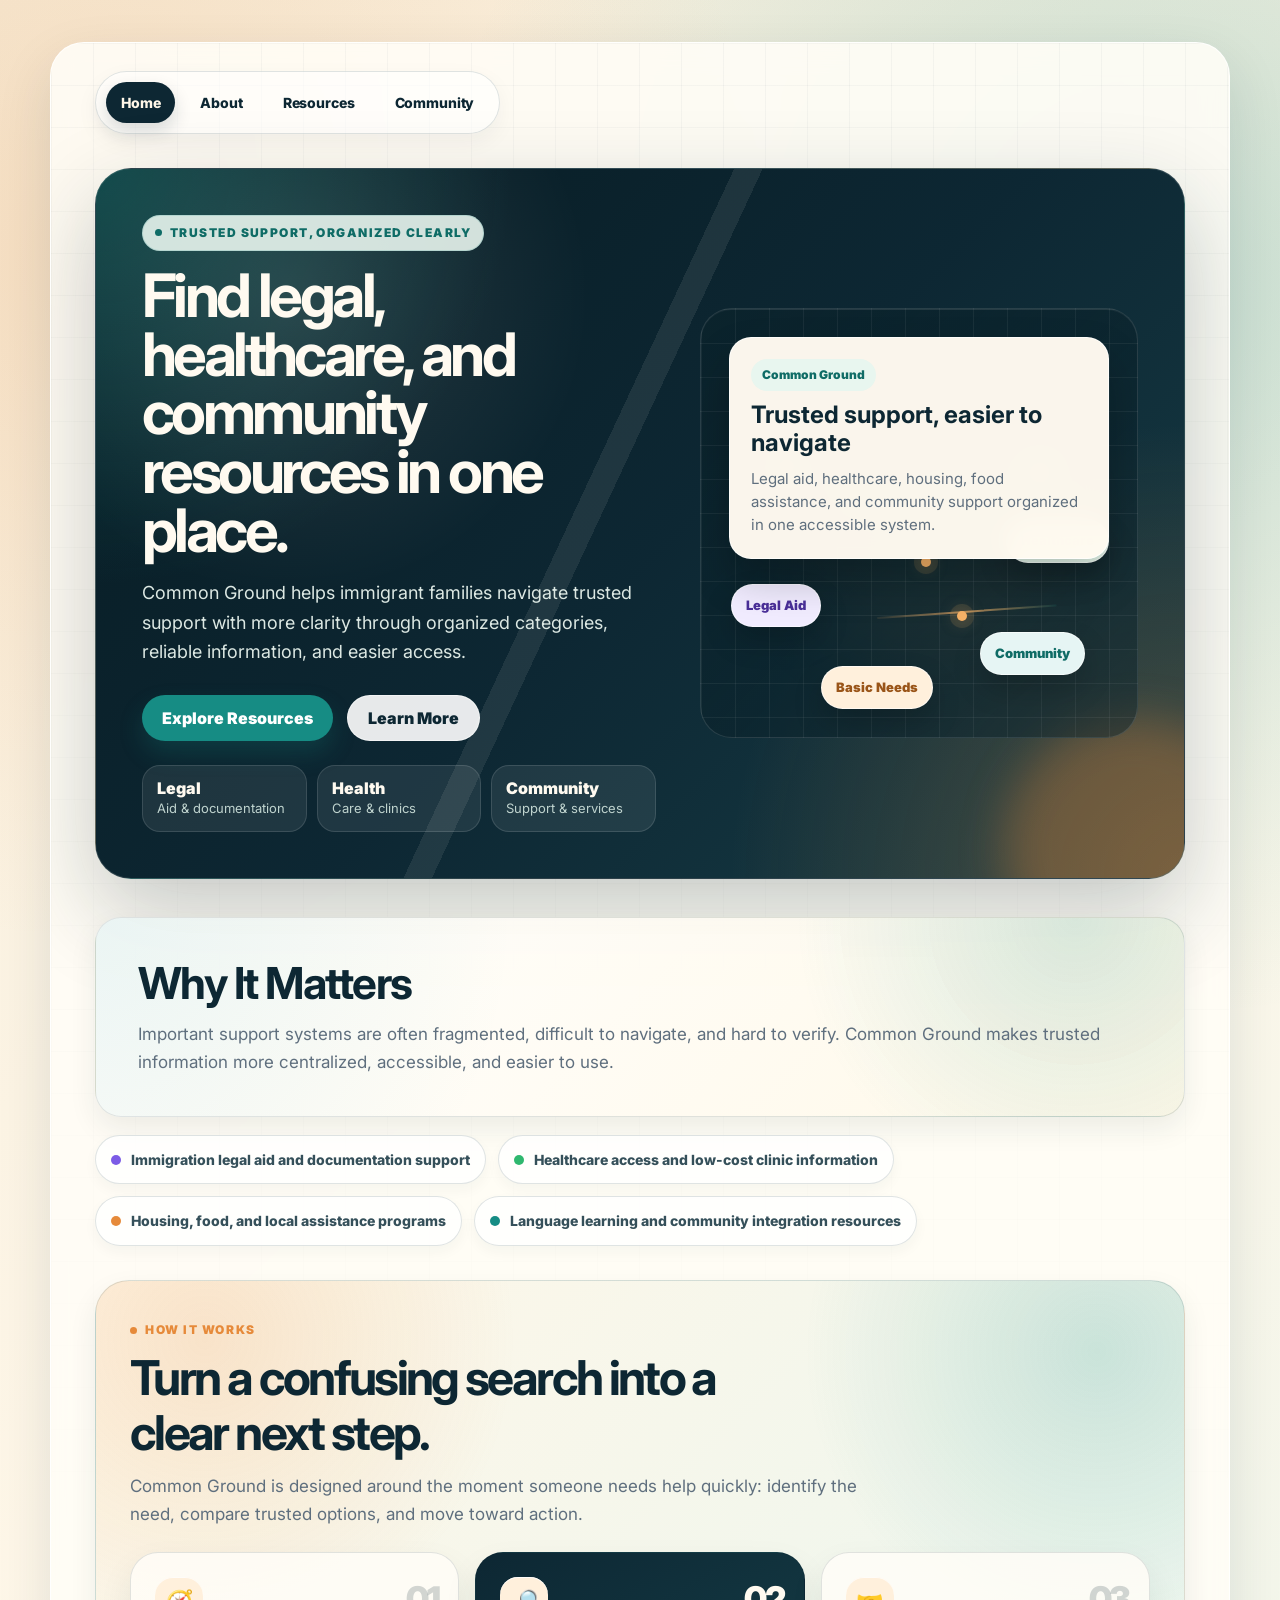
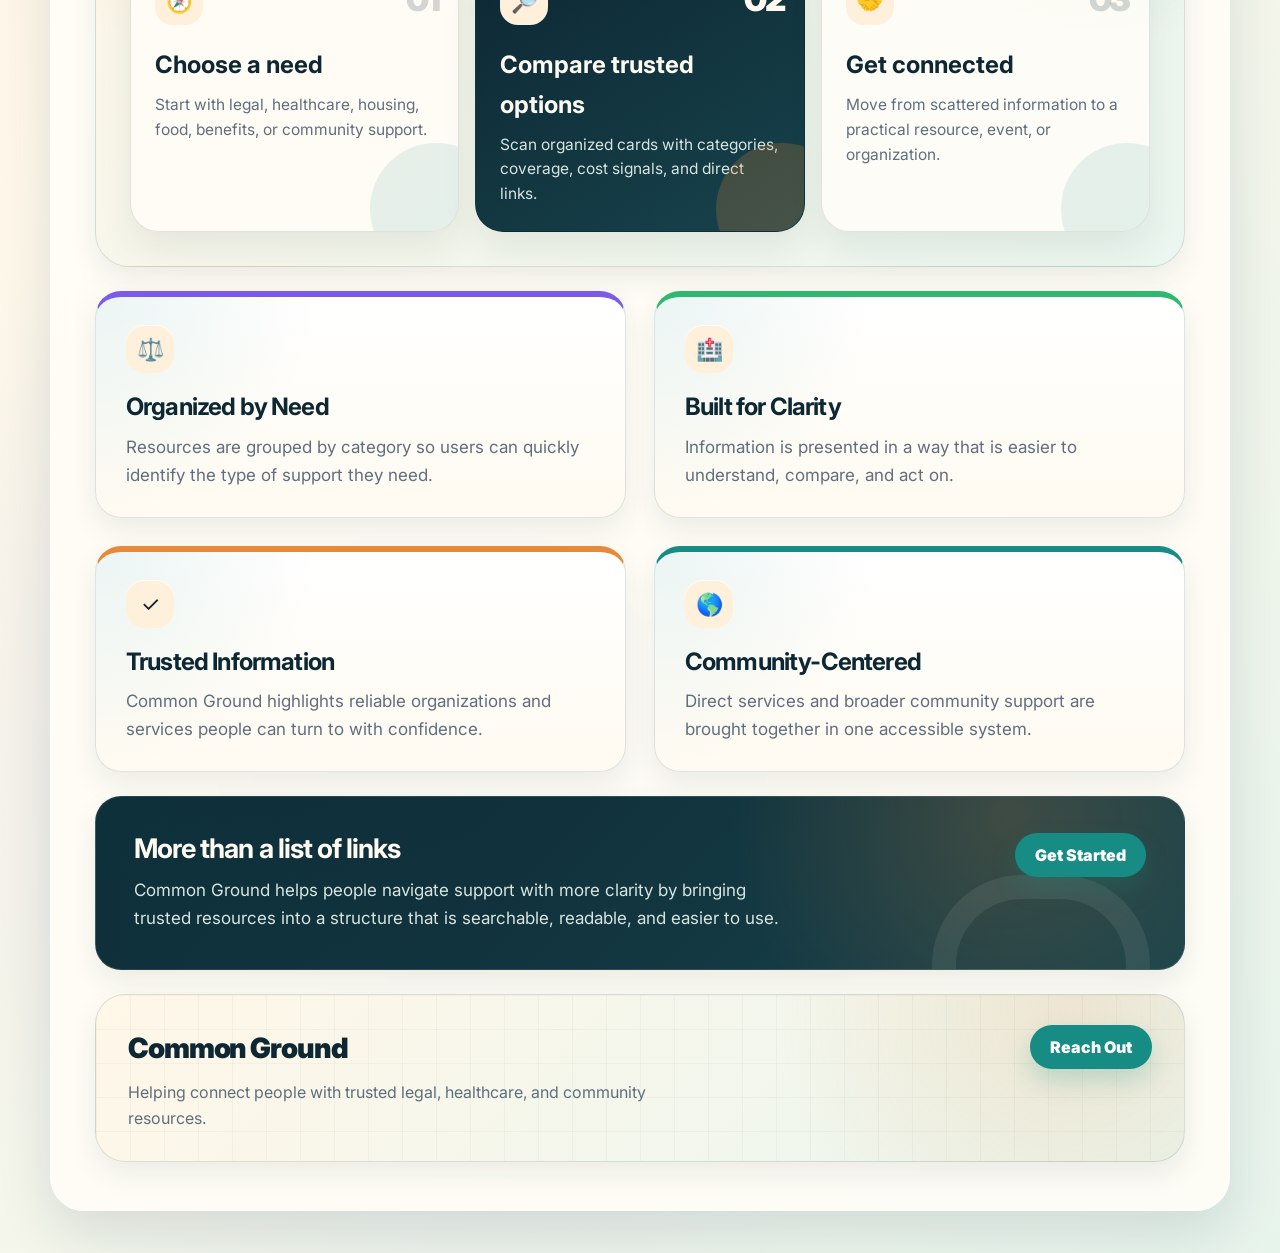
<file: index.html>
<!DOCTYPE html>
<html lang="en">
<head>
  <meta charset="UTF-8">
  <meta name="viewport" content="width=device-width, initial-scale=1.0">
  <title>Common Ground</title>
  <link rel="preconnect" href="https://fonts.googleapis.com">
  <link rel="preconnect" href="https://fonts.gstatic.com" crossorigin>
  <link href="https://fonts.googleapis.com/css2?family=Inter:wght@400;500;600;700;800;900&display=swap" rel="stylesheet">
  <link rel="stylesheet" href="style.css?v=9">
</head>
<body>
  <div class="container">

    <nav>
      <a href="index.html" class="active">Home</a>
      <a href="about.html">About</a>
      <a href="resources.html">Resources</a>
      <a href="community.html">Community</a>
    </nav>

    <section class="hero dark-hero">
      <div class="hero-copy">
        <p class="hero-kicker">Trusted support, organized clearly</p>

        <h1>Find legal, healthcare, and community resources in one place.</h1>

        <p class="subtitle">
          Common Ground helps immigrant families navigate trusted support with
          more clarity through organized categories, reliable information, and
          easier access.
        </p>

        <div class="hero-actions">
          <a href="resources.html" class="primary-btn">Explore Resources</a>
          <a href="about.html" class="secondary-btn secondary-btn-dark">Learn More</a>
        </div>

        <div class="hero-stats">
          <div class="hero-stat">
            <span class="stat-number">Legal</span>
            <span class="stat-label">Aid & documentation</span>
          </div>
          <div class="hero-stat">
            <span class="stat-number">Health</span>
            <span class="stat-label">Care & clinics</span>
          </div>
          <div class="hero-stat">
            <span class="stat-number">Community</span>
            <span class="stat-label">Support & services</span>
          </div>
        </div>
      </div>

      <div class="hero-graphic">
        <div class="graphic-glow"></div>

        <div class="graphic-panel">
          <div class="floating-card card-main">
            <span class="card-badge">Common Ground</span>
            <h3>Trusted support, easier to navigate</h3>
            <p>
              Legal aid, healthcare, housing, food assistance, and community
              support organized in one accessible system.
            </p>
          </div>

          <div class="floating-card card-small card-legal">Legal Aid</div>
          <div class="floating-card card-small card-health">Healthcare</div>
          <div class="floating-card card-small card-basic">Basic Needs</div>
          <div class="floating-card card-small card-community">Community</div>

          <div class="node node-1"></div>
          <div class="node node-2"></div>
          <div class="node node-3"></div>
          <div class="node node-4"></div>

          <div class="line line-1"></div>
          <div class="line line-2"></div>
          <div class="line line-3"></div>
        </div>
      </div>
    </section>

    <section class="section intro-section">
      <h2>Why It Matters</h2>
      <p>
        Important support systems are often fragmented, difficult to navigate,
        and hard to verify. Common Ground makes trusted information more
        centralized, accessible, and easier to use.
      </p>
    </section>

    <section class="focus-strip">
      <div class="focus-item">
        <span class="focus-dot legal-dot"></span>
        <span>Immigration legal aid and documentation support</span>
      </div>
      <div class="focus-item">
        <span class="focus-dot health-dot"></span>
        <span>Healthcare access and low-cost clinic information</span>
      </div>
      <div class="focus-item">
        <span class="focus-dot basic-dot"></span>
        <span>Housing, food, and local assistance programs</span>
      </div>
      <div class="focus-item">
        <span class="focus-dot community-dot"></span>
        <span>Language learning and community integration resources</span>
      </div>
    </section>

    <section class="process-band" aria-label="How Common Ground works">
      <div class="process-header">
        <p class="section-eyebrow">How it works</p>
        <h2>Turn a confusing search into a clear next step.</h2>
        <p>
          Common Ground is designed around the moment someone needs help quickly:
          identify the need, compare trusted options, and move toward action.
        </p>
      </div>

      <div class="process-grid">
        <div class="process-card">
          <span class="process-number">01</span>
          <span class="process-icon">🧭</span>
          <h3>Choose a need</h3>
          <p>Start with legal, healthcare, housing, food, benefits, or community support.</p>
        </div>

        <div class="process-card featured-process">
          <span class="process-number">02</span>
          <span class="process-icon">🔎</span>
          <h3>Compare trusted options</h3>
          <p>Scan organized cards with categories, coverage, cost signals, and direct links.</p>
        </div>

        <div class="process-card">
          <span class="process-number">03</span>
          <span class="process-icon">🤝</span>
          <h3>Get connected</h3>
          <p>Move from scattered information to a practical resource, event, or organization.</p>
        </div>
      </div>
    </section>

    <section class="grid feature-grid upgraded-feature-grid">
      <div class="section mini-feature legal-accent">
        <span class="mini-feature-icon">⚖️</span>
        <h2>Organized by Need</h2>
        <p>
          Resources are grouped by category so users can quickly identify the
          type of support they need.
        </p>
      </div>

      <div class="section mini-feature health-accent">
        <span class="mini-feature-icon">🏥</span>
        <h2>Built for Clarity</h2>
        <p>
          Information is presented in a way that is easier to understand,
          compare, and act on.
        </p>
      </div>

      <div class="section mini-feature trust-accent">
        <span class="mini-feature-icon">✓</span>
        <h2>Trusted Information</h2>
        <p>
          Common Ground highlights reliable organizations and services people
          can turn to with confidence.
        </p>
      </div>

      <div class="section mini-feature community-accent">
        <span class="mini-feature-icon">🌎</span>
        <h2>Community-Centered</h2>
        <p>
          Direct services and broader community support are brought together in
          one accessible system.
        </p>
      </div>
    </section>

    <section class="section highlight-section">
      <div class="highlight-copy">
        <h2>More than a list of links</h2>
        <p>
          Common Ground helps people navigate support with more clarity by
          bringing trusted resources into a structure that is searchable,
          readable, and easier to use.
        </p>
      </div>

      <div class="highlight-actions">
        <a href="resources.html" class="primary-btn">Get Started</a>
      </div>
    </section>

    <footer class="footer">
      <div class="footer-top">
        <div>
          <p class="footer-title">Common Ground</p>
          <p class="footer-subtitle">
            Helping connect people with trusted legal, healthcare, and community resources.
          </p>
        </div>

        <a class="footer-button" href="mailto:cgplatform.contact@gmail.com">
          Reach Out
        </a>
      </div>
    </footer>

  </div>
</body>
</html>
</file>
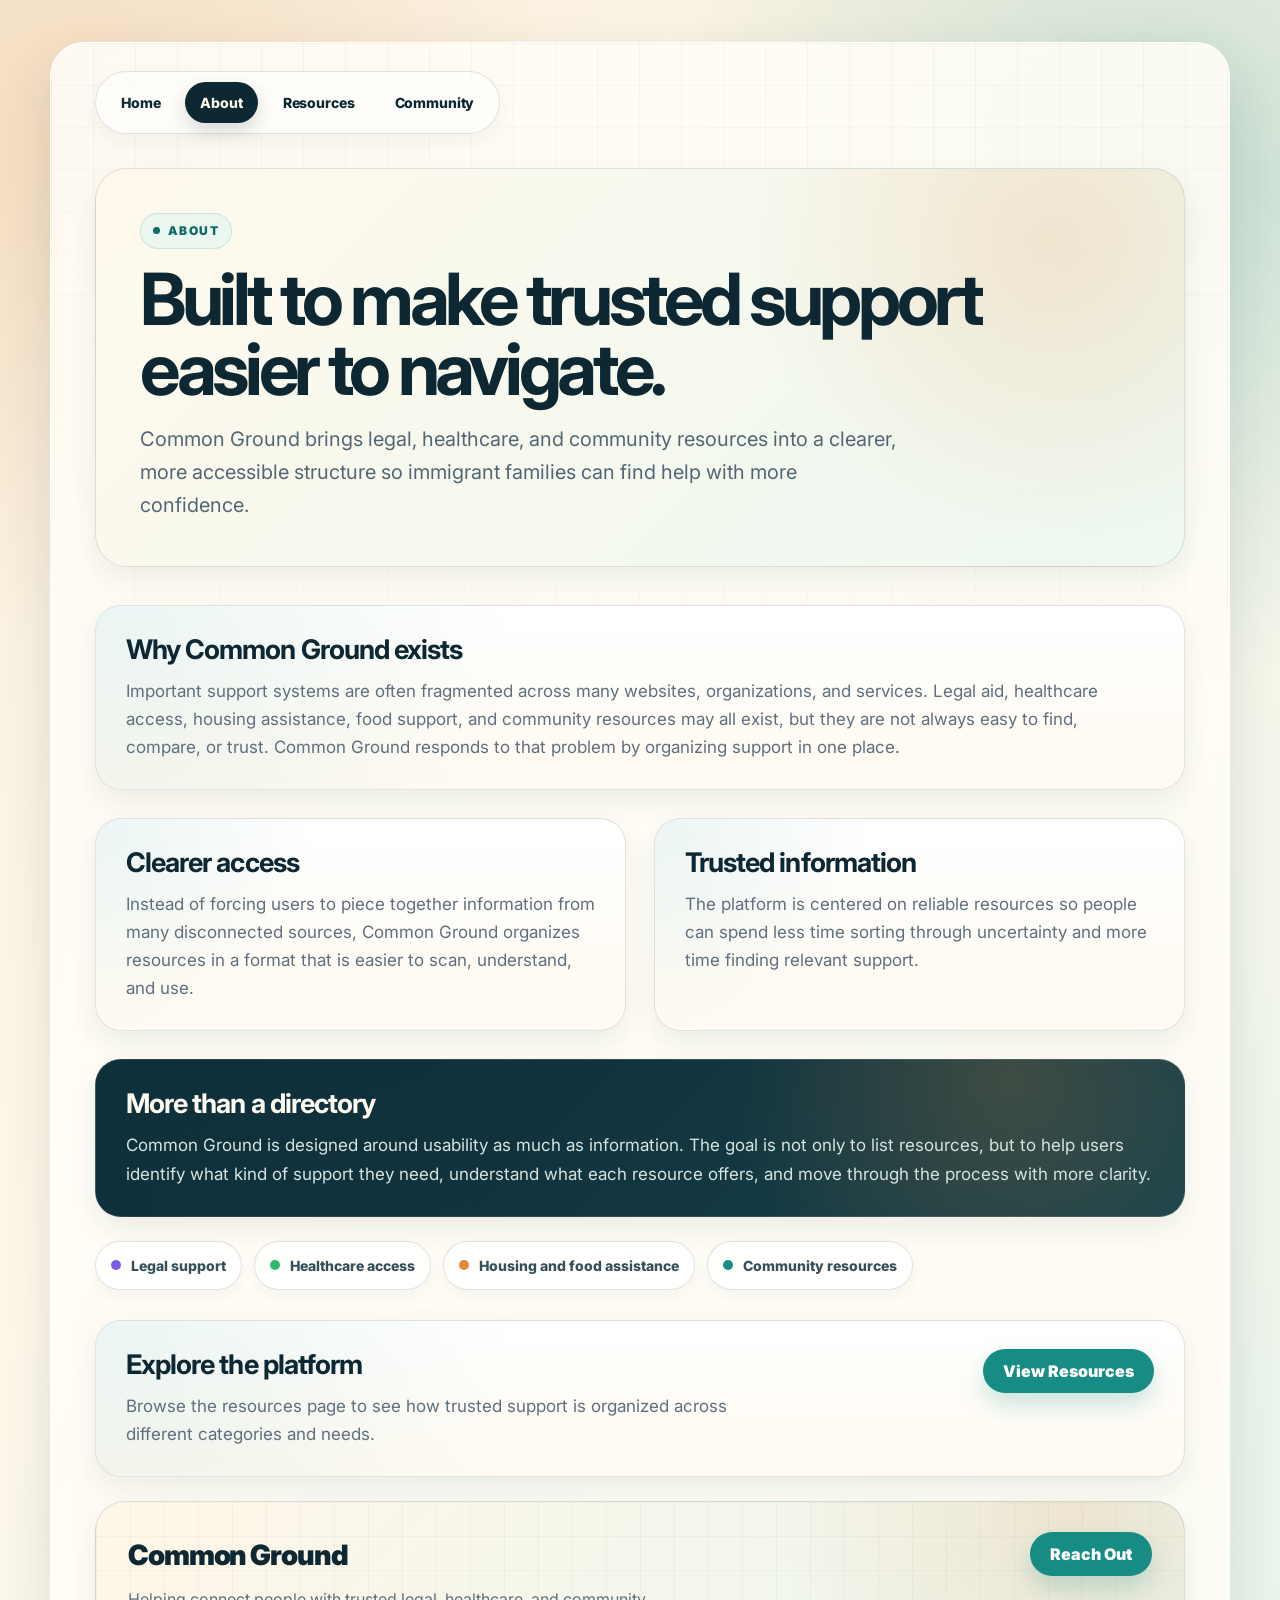
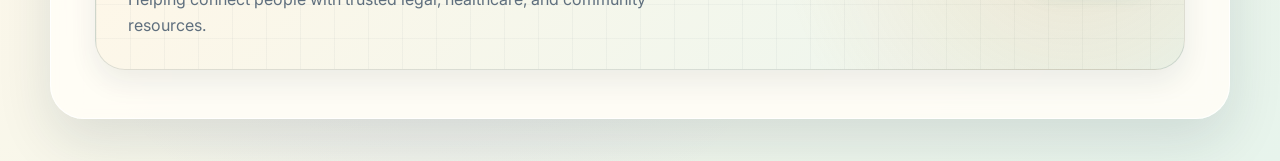
<file: about.html>
<!DOCTYPE html>
<html lang="en">
<head>
  <meta charset="UTF-8">
  <meta name="viewport" content="width=device-width, initial-scale=1.0">
  <title>About - Common Ground</title>
  <link rel="preconnect" href="https://fonts.googleapis.com">
  <link rel="preconnect" href="https://fonts.gstatic.com" crossorigin>
  <link href="https://fonts.googleapis.com/css2?family=Inter:wght@400;500;600;700;800;900&display=swap" rel="stylesheet">
  <link rel="stylesheet" href="style.css?v=9">
</head>
<body>
  <div class="container">

    <nav>
      <a href="index.html">Home</a>
      <a href="about.html" class="active">About</a>
      <a href="resources.html">Resources</a>
      <a href="community.html">Community</a>
    </nav>

    <section class="hero about-hero">
      <p class="page-kicker">About</p>

      <h1>Built to make trusted support easier to navigate.</h1>

      <p class="subtitle">
        Common Ground brings legal, healthcare, and community resources into a
        clearer, more accessible structure so immigrant families can find help
        with more confidence.
      </p>
    </section>

    <section class="section about-intro">
      <h2>Why Common Ground exists</h2>
      <p>
        Important support systems are often fragmented across many websites,
        organizations, and services. Legal aid, healthcare access, housing
        assistance, food support, and community resources may all exist, but
        they are not always easy to find, compare, or trust. Common Ground
        responds to that problem by organizing support in one place.
      </p>
    </section>

    <section class="grid about-grid">
      <div class="section">
        <h2>Clearer access</h2>
        <p>
          Instead of forcing users to piece together information from many
          disconnected sources, Common Ground organizes resources in a format
          that is easier to scan, understand, and use.
        </p>
      </div>

      <div class="section">
        <h2>Trusted information</h2>
        <p>
          The platform is centered on reliable resources so people can spend
          less time sorting through uncertainty and more time finding relevant
          support.
        </p>
      </div>
    </section>

    <section class="section about-highlight">
      <div class="about-highlight-copy">
        <h2>More than a directory</h2>
        <p>
          Common Ground is designed around usability as much as information.
          The goal is not only to list resources, but to help users identify
          what kind of support they need, understand what each resource offers,
          and move through the process with more clarity.
        </p>
      </div>
    </section>

    <section class="focus-strip about-focus">
      <div class="focus-item">
        <span class="focus-dot legal-dot"></span>
        <span>Legal support</span>
      </div>
      <div class="focus-item">
        <span class="focus-dot health-dot"></span>
        <span>Healthcare access</span>
      </div>
      <div class="focus-item">
        <span class="focus-dot basic-dot"></span>
        <span>Housing and food assistance</span>
      </div>
      <div class="focus-item">
        <span class="focus-dot community-dot"></span>
        <span>Community resources</span>
      </div>
    </section>

    <section class="section about-cta">
      <div class="about-cta-copy">
        <h2>Explore the platform</h2>
        <p>
          Browse the resources page to see how trusted support is organized
          across different categories and needs.
        </p>
      </div>

      <div class="about-cta-actions">
        <a href="resources.html" class="primary-btn">View Resources</a>
      </div>
    </section>

    <footer class="footer">
      <div class="footer-top">
        <div>
          <p class="footer-title">Common Ground</p>
          <p class="footer-subtitle">
            Helping connect people with trusted legal, healthcare, and community resources.
          </p>
        </div>

        <a class="footer-button" href="mailto:cgplatform.contact@gmail.com">
          Reach Out
        </a>
      </div>
    </footer>

  </div>
</body>
</html>
</file>
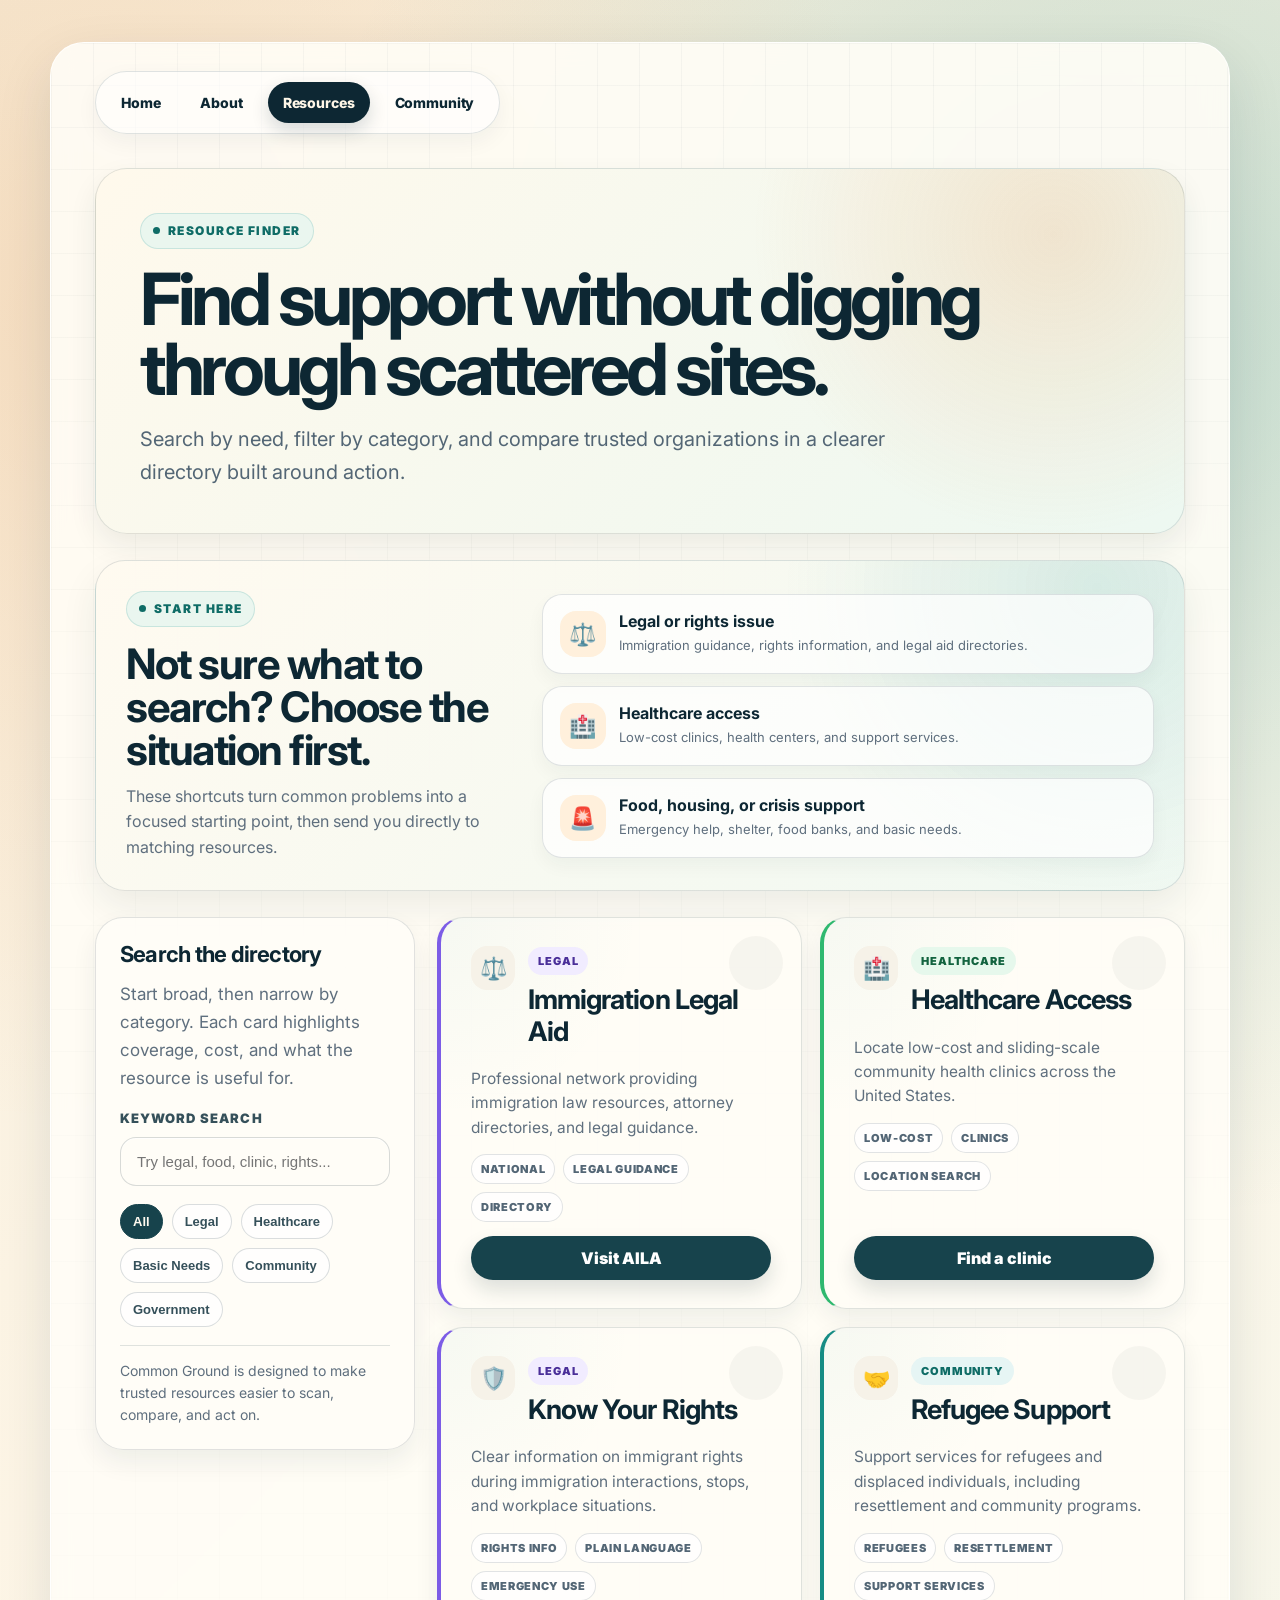
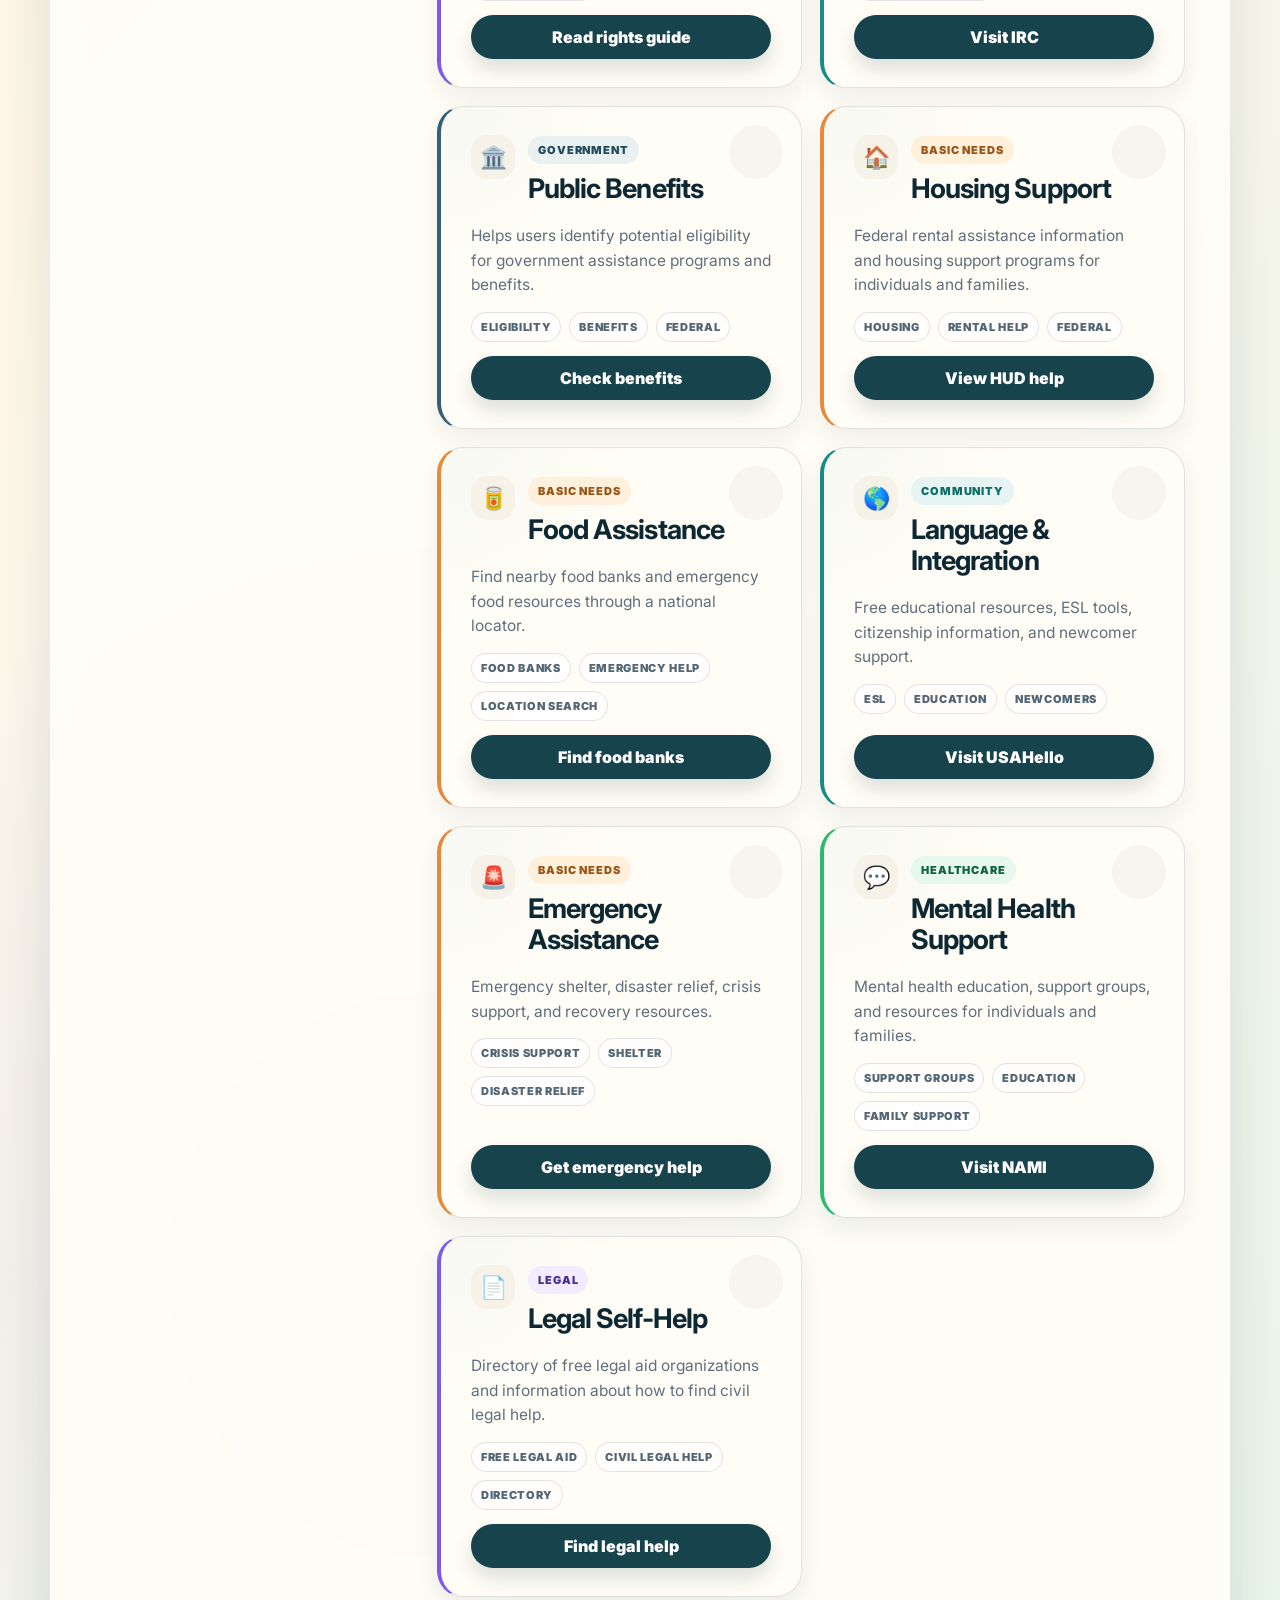
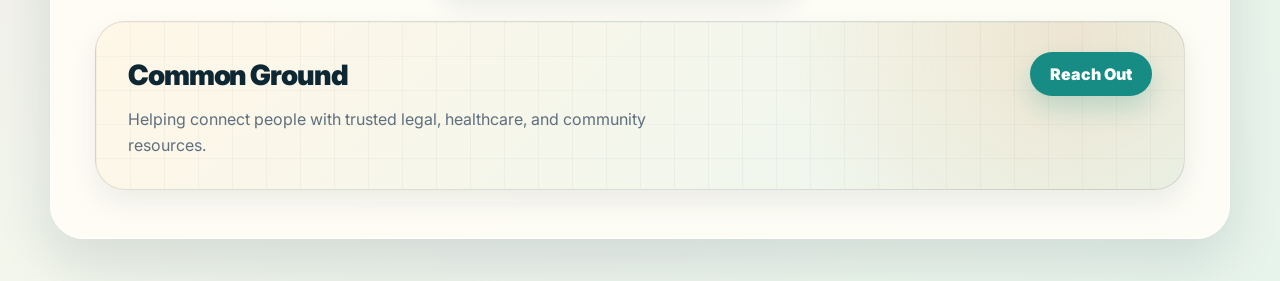
<file: resources.html>
<!DOCTYPE html>
<html lang="en">
<head>
  <meta charset="UTF-8">
  <meta name="viewport" content="width=device-width, initial-scale=1.0">
  <title>Resources - Common Ground</title>
  <link rel="preconnect" href="https://fonts.googleapis.com">
  <link rel="preconnect" href="https://fonts.gstatic.com" crossorigin>
  <link href="https://fonts.googleapis.com/css2?family=Inter:wght@400;500;600;700;800;900&display=swap" rel="stylesheet">
  <link rel="stylesheet" href="style.css?v=9">
</head>

<body>
  <div class="container">

    <nav>
      <a href="index.html">Home</a>
      <a href="about.html">About</a>
      <a href="resources.html" class="active">Resources</a>
      <a href="community.html">Community</a>
    </nav>

    <section class="hero">
      <p class="page-kicker">Resource Finder</p>
      <h1>Find support without digging through scattered sites.</h1>

      <p class="subtitle">
        Search by need, filter by category, and compare trusted organizations in a clearer directory built around action.
      </p>
    </section>

    <section class="start-here-feature" aria-label="Guided starting points">
      <div class="start-here-copy">
        <p class="page-kicker">Start here</p>
        <h2>Not sure what to search? Choose the situation first.</h2>
        <p>
          These shortcuts turn common problems into a focused starting point, then send you directly to matching resources.
        </p>
      </div>

      <div class="start-here-cards">
        <button type="button" class="guide-card" onclick="guideSearch('legal', 'rights')">
          <span class="guide-icon">⚖️</span>
          <strong>Legal or rights issue</strong>
          <small>Immigration guidance, rights information, and legal aid directories.</small>
        </button>
        <button type="button" class="guide-card" onclick="guideSearch('healthcare', 'clinic')">
          <span class="guide-icon">🏥</span>
          <strong>Healthcare access</strong>
          <small>Low-cost clinics, health centers, and support services.</small>
        </button>
        <button type="button" class="guide-card" onclick="guideSearch('basic', 'emergency')">
          <span class="guide-icon">🚨</span>
          <strong>Food, housing, or crisis support</strong>
          <small>Emergency help, shelter, food banks, and basic needs.</small>
        </button>
      </div>
    </section>

    <main class="resource-shell">
      <aside class="resource-panel" aria-label="Resource filters">
        <h2>Search the directory</h2>
        <p>
          Start broad, then narrow by category. Each card highlights coverage, cost, and what the resource is useful for.
        </p>

        <label class="search-label" for="searchInput">Keyword search</label>
        <input
          type="search"
          id="searchInput"
          class="search-input"
          placeholder="Try legal, food, clinic, rights..."
          onkeyup="applyFilters()"
          aria-label="Search resources"
        >

        <div class="filters">
          <button class="filter-btn active" data-category="all" onclick="setCategory('all', this)">All</button>
          <button class="filter-btn" data-category="legal" onclick="setCategory('legal', this)">Legal</button>
          <button class="filter-btn" data-category="healthcare" onclick="setCategory('healthcare', this)">Healthcare</button>
          <button class="filter-btn" data-category="basic" onclick="setCategory('basic', this)">Basic Needs</button>
          <button class="filter-btn" data-category="community" onclick="setCategory('community', this)">Community</button>
          <button class="filter-btn" data-category="government" onclick="setCategory('government', this)">Government</button>
        </div>

        <p class="panel-note">
          Common Ground is designed to make trusted resources easier to scan, compare, and act on.
        </p>
      </aside>

      <section aria-label="Resource results">
        <div id="noResults" class="no-results">
          No resources matched your current search or category filter.
        </div>

        <div class="resources-grid">
          <article class="section resource-card" data-category="legal">
            <div>
              <div class="resource-top">
                <span class="resource-icon">⚖️</span>
                <div>
                  <span class="tag tag-legal">Legal</span>
                  <h2>Immigration Legal Aid</h2>
                </div>
              </div>
              <p>
                Professional network providing immigration law resources, attorney directories, and legal guidance.
              </p>
              <div class="meta-row">
                <span class="meta-tag">National</span>
                <span class="meta-tag">Legal guidance</span>
                <span class="meta-tag">Directory</span>
              </div>
            </div>
            <a class="resource-action" href="https://www.aila.org" target="_blank" rel="noopener noreferrer">Visit AILA</a>
          </article>

          <article class="section resource-card" data-category="healthcare">
            <div>
              <div class="resource-top">
                <span class="resource-icon">🏥</span>
                <div>
                  <span class="tag tag-health">Healthcare</span>
                  <h2>Healthcare Access</h2>
                </div>
              </div>
              <p>
                Locate low-cost and sliding-scale community health clinics across the United States.
              </p>
              <div class="meta-row">
                <span class="meta-tag">Low-cost</span>
                <span class="meta-tag">Clinics</span>
                <span class="meta-tag">Location search</span>
              </div>
            </div>
            <a class="resource-action" href="https://findahealthcenter.hrsa.gov" target="_blank" rel="noopener noreferrer">Find a clinic</a>
          </article>

          <article class="section resource-card" data-category="legal">
            <div>
              <div class="resource-top">
                <span class="resource-icon">🛡️</span>
                <div>
                  <span class="tag tag-legal">Legal</span>
                  <h2>Know Your Rights</h2>
                </div>
              </div>
              <p>
                Clear information on immigrant rights during immigration interactions, stops, and workplace situations.
              </p>
              <div class="meta-row">
                <span class="meta-tag">Rights info</span>
                <span class="meta-tag">Plain language</span>
                <span class="meta-tag">Emergency use</span>
              </div>
            </div>
            <a class="resource-action" href="https://www.aclu.org/know-your-rights/immigrants-rights" target="_blank" rel="noopener noreferrer">Read rights guide</a>
          </article>

          <article class="section resource-card" data-category="community">
            <div>
              <div class="resource-top">
                <span class="resource-icon">🤝</span>
                <div>
                  <span class="tag tag-community">Community</span>
                  <h2>Refugee Support</h2>
                </div>
              </div>
              <p>
                Support services for refugees and displaced individuals, including resettlement and community programs.
              </p>
              <div class="meta-row">
                <span class="meta-tag">Refugees</span>
                <span class="meta-tag">Resettlement</span>
                <span class="meta-tag">Support services</span>
              </div>
            </div>
            <a class="resource-action" href="https://www.rescue.org" target="_blank" rel="noopener noreferrer">Visit IRC</a>
          </article>

          <article class="section resource-card" data-category="government">
            <div>
              <div class="resource-top">
                <span class="resource-icon">🏛️</span>
                <div>
                  <span class="tag tag-government">Government</span>
                  <h2>Public Benefits</h2>
                </div>
              </div>
              <p>
                Helps users identify potential eligibility for government assistance programs and benefits.
              </p>
              <div class="meta-row">
                <span class="meta-tag">Eligibility</span>
                <span class="meta-tag">Benefits</span>
                <span class="meta-tag">Federal</span>
              </div>
            </div>
            <a class="resource-action" href="https://www.benefits.gov" target="_blank" rel="noopener noreferrer">Check benefits</a>
          </article>

          <article class="section resource-card" data-category="basic">
            <div>
              <div class="resource-top">
                <span class="resource-icon">🏠</span>
                <div>
                  <span class="tag tag-basic">Basic Needs</span>
                  <h2>Housing Support</h2>
                </div>
              </div>
              <p>
                Federal rental assistance information and housing support programs for individuals and families.
              </p>
              <div class="meta-row">
                <span class="meta-tag">Housing</span>
                <span class="meta-tag">Rental help</span>
                <span class="meta-tag">Federal</span>
              </div>
            </div>
            <a class="resource-action" href="https://www.hud.gov/topics/rental_assistance" target="_blank" rel="noopener noreferrer">View HUD help</a>
          </article>

          <article class="section resource-card" data-category="basic">
            <div>
              <div class="resource-top">
                <span class="resource-icon">🥫</span>
                <div>
                  <span class="tag tag-basic">Basic Needs</span>
                  <h2>Food Assistance</h2>
                </div>
              </div>
              <p>
                Find nearby food banks and emergency food resources through a national locator.
              </p>
              <div class="meta-row">
                <span class="meta-tag">Food banks</span>
                <span class="meta-tag">Emergency help</span>
                <span class="meta-tag">Location search</span>
              </div>
            </div>
            <a class="resource-action" href="https://www.feedingamerica.org/find-your-local-foodbank" target="_blank" rel="noopener noreferrer">Find food banks</a>
          </article>

          <article class="section resource-card" data-category="community">
            <div>
              <div class="resource-top">
                <span class="resource-icon">🌎</span>
                <div>
                  <span class="tag tag-community">Community</span>
                  <h2>Language & Integration</h2>
                </div>
              </div>
              <p>
                Free educational resources, ESL tools, citizenship information, and newcomer support.
              </p>
              <div class="meta-row">
                <span class="meta-tag">ESL</span>
                <span class="meta-tag">Education</span>
                <span class="meta-tag">Newcomers</span>
              </div>
            </div>
            <a class="resource-action" href="https://www.usahello.org" target="_blank" rel="noopener noreferrer">Visit USAHello</a>
          </article>

          <article class="section resource-card" data-category="basic">
            <div>
              <div class="resource-top">
                <span class="resource-icon">🚨</span>
                <div>
                  <span class="tag tag-basic">Basic Needs</span>
                  <h2>Emergency Assistance</h2>
                </div>
              </div>
              <p>
                Emergency shelter, disaster relief, crisis support, and recovery resources.
              </p>
              <div class="meta-row">
                <span class="meta-tag">Crisis support</span>
                <span class="meta-tag">Shelter</span>
                <span class="meta-tag">Disaster relief</span>
              </div>
            </div>
            <a class="resource-action" href="https://www.redcross.org" target="_blank" rel="noopener noreferrer">Get emergency help</a>
          </article>

          <article class="section resource-card" data-category="healthcare">
            <div>
              <div class="resource-top">
                <span class="resource-icon">💬</span>
                <div>
                  <span class="tag tag-health">Healthcare</span>
                  <h2>Mental Health Support</h2>
                </div>
              </div>
              <p>
                Mental health education, support groups, and resources for individuals and families.
              </p>
              <div class="meta-row">
                <span class="meta-tag">Support groups</span>
                <span class="meta-tag">Education</span>
                <span class="meta-tag">Family support</span>
              </div>
            </div>
            <a class="resource-action" href="https://www.nami.org" target="_blank" rel="noopener noreferrer">Visit NAMI</a>
          </article>

          <article class="section resource-card" data-category="legal">
            <div>
              <div class="resource-top">
                <span class="resource-icon">📄</span>
                <div>
                  <span class="tag tag-legal">Legal</span>
                  <h2>Legal Self-Help</h2>
                </div>
              </div>
              <p>
                Directory of free legal aid organizations and information about how to find civil legal help.
              </p>
              <div class="meta-row">
                <span class="meta-tag">Free legal aid</span>
                <span class="meta-tag">Civil legal help</span>
                <span class="meta-tag">Directory</span>
              </div>
            </div>
            <a class="resource-action" href="https://www.lsc.gov/about-lsc/what-legal-aid/get-legal-help" target="_blank" rel="noopener noreferrer">Find legal help</a>
          </article>
        </div>
      </section>
    </main>

    <footer class="footer">
      <div class="footer-top">
        <div>
          <p class="footer-title">Common Ground</p>
          <p class="footer-subtitle">
            Helping connect people with trusted legal, healthcare, and community resources.
          </p>
        </div>
    
        <a class="footer-button" href="mailto:cgplatform.contact@gmail.com">
          Reach Out
        </a>
      </div>
    </footer>
    
  </div>

  <script>
    let currentCategory = "all";

    function setCategory(category, button) {
      currentCategory = category;

      document.querySelectorAll(".filter-btn").forEach(btn => {
        btn.classList.remove("active");
      });

      button.classList.add("active");
      applyFilters();
    }

    function guideSearch(category, keyword) {
      const searchInput = document.getElementById("searchInput");
      const targetButton = document.querySelector(`.filter-btn[data-category="${category}"]`);

      searchInput.value = keyword;
      currentCategory = category;

      document.querySelectorAll(".filter-btn").forEach(btn => {
        btn.classList.remove("active");
      });

      if (targetButton) {
        targetButton.classList.add("active");
      }

      applyFilters();
      document.querySelector(".resources-grid").scrollIntoView({ behavior: "smooth", block: "start" });
    }

    function applyFilters() {
      const input = document.getElementById("searchInput").value.toLowerCase();
      const cards = document.querySelectorAll(".resource-card");
      let visibleCount = 0;

      cards.forEach(card => {
        const text = card.innerText.toLowerCase();
        const category = card.getAttribute("data-category");

        const matchesSearch = text.includes(input);
        const matchesCategory = currentCategory === "all" || category === currentCategory;

        if (matchesSearch && matchesCategory) {
          card.style.display = "flex";
          visibleCount++;
        } else {
          card.style.display = "none";
        }
      });

      const noResults = document.getElementById("noResults");
      noResults.style.display = visibleCount === 0 ? "block" : "none";
    }

    applyFilters();
  </script>
</body>
</html>
</file>
<file: style.css>
/* =========================
   Common Ground visual system
========================= */

:root {
  --ink: #10202f;
  --muted: #5f6f7e;
  --paper: #fffaf0;
  --paper-soft: #fffdf7;
  --navy: #0d2733;
  --navy-2: #163d4a;
  --teal: #168c84;
  --teal-dark: #0f6c66;
  --orange: #e68a3a;
  --orange-soft: #fff0dc;
  --mint: #e8f6ef;
  --line: rgba(30, 64, 72, 0.14);
  --shadow: 0 22px 55px rgba(20, 45, 55, 0.12);
  --soft-shadow: 0 12px 28px rgba(20, 45, 55, 0.08);
}

* {
  box-sizing: border-box;
}

body {
  font-family: "Inter", Arial, sans-serif;
  background:
    radial-gradient(circle at 12% 12%, rgba(22, 140, 132, 0.18), transparent 27%),
    radial-gradient(circle at 88% 16%, rgba(230, 138, 58, 0.16), transparent 24%),
    radial-gradient(circle at 48% 92%, rgba(13, 39, 51, 0.10), transparent 28%),
    linear-gradient(135deg, #fbf3e4 0%, #f6efe2 48%, #edf5ee 100%);
  color: var(--ink);
  margin: 0;
  padding: 42px 20px;
  line-height: 1.65;
  background-attachment: fixed;
}

.container {
  position: relative;
  max-width: 1120px;
  margin: 0 auto;
  background: rgba(255, 253, 247, 0.9);
  backdrop-filter: blur(14px);
  -webkit-backdrop-filter: blur(14px);
  padding: 28px 44px 48px;
  border-radius: 34px;
  box-shadow: var(--shadow);
  border: 1px solid rgba(255, 255, 255, 0.62);
  overflow: hidden;
}

.container::before {
  content: "";
  position: absolute;
  inset: 0;
  background:
    linear-gradient(90deg, rgba(13, 39, 51, 0.035) 1px, transparent 1px),
    linear-gradient(rgba(13, 39, 51, 0.03) 1px, transparent 1px);
  background-size: 42px 42px;
  mask-image: linear-gradient(to bottom, black, transparent 55%);
  pointer-events: none;
}

.container > * {
  position: relative;
  z-index: 1;
}

/* =========================
   Navigation
========================= */

nav {
  display: flex;
  align-items: center;
  gap: 10px;
  margin-bottom: 34px;
  padding: 10px;
  border: 1px solid var(--line);
  border-radius: 999px;
  background: rgba(255, 255, 255, 0.62);
  box-shadow: 0 8px 22px rgba(13, 39, 51, 0.05);
  width: fit-content;
}

nav a {
  display: inline-flex;
  align-items: center;
  justify-content: center;
  padding: 9px 15px;
  border-radius: 999px;
  color: var(--navy);
  font-weight: 800;
  font-size: 14px;
  letter-spacing: -0.01em;
  text-decoration: none;
  transition: transform 0.2s ease, background 0.2s ease, color 0.2s ease;
}

nav a:hover {
  background: rgba(22, 140, 132, 0.11);
  color: var(--teal-dark);
  transform: translateY(-1px);
}

nav a.active {
  background: var(--navy);
  color: #fff7e8;
  box-shadow: 0 8px 18px rgba(13, 39, 51, 0.16);
}

/* =========================
   Typography
========================= */

h1 {
  font-size: clamp(44px, 6vw, 72px);
  line-height: 0.98;
  margin: 0 0 18px;
  letter-spacing: -0.06em;
  color: var(--navy);
}

h2 {
  font-size: 27px;
  line-height: 1.15;
  margin: 0 0 12px;
  letter-spacing: -0.035em;
  color: var(--navy);
}

h3 {
  margin: 0;
  color: var(--navy);
}

p {
  font-size: 17px;
  margin: 0;
  color: var(--muted);
}

.subtitle {
  font-size: 20px;
  color: #536675;
  max-width: 760px;
  line-height: 1.65;
}

a {
  color: var(--teal-dark);
  font-weight: 800;
  text-decoration: none;
}

a:hover {
  color: var(--orange);
}

.page-kicker,
.hero-kicker,
.badge {
  display: inline-flex;
  align-items: center;
  width: fit-content;
  margin: 0 0 15px;
  padding: 7px 12px;
  border-radius: 999px;
  background: rgba(232, 246, 239, 0.9);
  color: var(--teal-dark);
  border: 1px solid rgba(22, 140, 132, 0.16);
  font-size: 12px;
  font-weight: 900;
  letter-spacing: 0.12em;
  text-transform: uppercase;
}

/* =========================
   Shared sections
========================= */

.hero {
  margin-bottom: 38px;
}

.hero:not(.dark-hero) {
  padding: 44px;
  border-radius: 32px;
  background:
    radial-gradient(circle at 88% 18%, rgba(230, 138, 58, 0.18), transparent 30%),
    linear-gradient(135deg, #fff9ec 0%, #edf8f1 100%);
  border: 1px solid rgba(13, 39, 51, 0.12);
  box-shadow: var(--soft-shadow);
}

.grid {
  display: grid;
  grid-template-columns: 1fr 1fr;
  gap: 28px;
}

.section {
  padding: 28px 30px;
  background: linear-gradient(180deg, rgba(255,255,255,0.92), rgba(255,250,240,0.92));
  border-radius: 26px;
  border: 1px solid var(--line);
  box-shadow: var(--soft-shadow);
  transition: transform 0.22s ease, box-shadow 0.22s ease, border-color 0.22s ease;
  position: relative;
  overflow: hidden;
}

.section::before {
  content: "";
  position: absolute;
  inset: 0;
  background: radial-gradient(circle at top left, rgba(22, 140, 132, 0.11), transparent 38%);
  opacity: 0.8;
  pointer-events: none;
}

.section > * {
  position: relative;
  z-index: 1;
}

.section:hover {
  transform: translateY(-3px);
  box-shadow: 0 20px 42px rgba(20, 45, 55, 0.12);
  border-color: rgba(22, 140, 132, 0.28);
}

ul {
  margin: 0;
  padding-left: 22px;
}

li {
  font-size: 17px;
  margin-bottom: 8px;
  color: var(--muted);
}

/* =========================
   Buttons
========================= */

.primary-btn,
.secondary-btn,
.footer-button,
.resource-action,
.event-link {
  display: inline-flex;
  align-items: center;
  justify-content: center;
  border-radius: 999px;
  font-weight: 900;
  line-height: 1;
  text-decoration: none;
  transition: transform 0.2s ease, box-shadow 0.2s ease, background 0.2s ease, color 0.2s ease, border-color 0.2s ease;
}

.primary-btn,
.footer-button,
.resource-action {
  padding: 14px 20px;
  background: var(--teal);
  color: #ffffff;
  box-shadow: 0 12px 24px rgba(22, 140, 132, 0.22);
}

.primary-btn:hover,
.footer-button:hover,
.resource-action:hover {
  background: var(--navy);
  color: #ffffff;
  transform: translateY(-1px);
}

.secondary-btn {
  padding: 14px 20px;
  background: rgba(255, 255, 255, 0.9);
  color: var(--navy);
  border: 1px solid rgba(255, 255, 255, 0.54);
}

.secondary-btn:hover {
  background: #fff7e8;
  color: var(--teal-dark);
  transform: translateY(-1px);
}

/* =========================
   Homepage hero
========================= */

.dark-hero {
  display: grid;
  grid-template-columns: 1.08fr 0.92fr;
  gap: 44px;
  align-items: center;
  padding: 46px;
  border-radius: 36px;
  background:
    radial-gradient(circle at top left, rgba(22, 140, 132, 0.38), transparent 32%),
    radial-gradient(circle at bottom right, rgba(230, 138, 58, 0.28), transparent 35%),
    linear-gradient(135deg, #071b22 0%, #0d2733 52%, #173d46 100%);
  border: 1px solid rgba(255, 255, 255, 0.14);
  box-shadow: 0 34px 90px rgba(13, 39, 51, 0.24);
  color: #ffffff;
}

.dark-hero h1 {
  color: #fffaf0;
  font-size: clamp(42px, 5vw, 60px);
  max-width: 600px;
}

.dark-hero .subtitle {
  color: #dce8e3;
  font-size: 18px;
  max-width: 560px;
}

.hero-actions {
  display: flex;
  flex-wrap: wrap;
  gap: 14px;
  margin-top: 28px;
}

.hero-stats {
  display: grid;
  grid-template-columns: repeat(3, 1fr);
  gap: 10px;
  margin-top: 24px;
}

.hero-stat {
  padding: 13px 14px;
  border-radius: 18px;
  background: rgba(255, 255, 255, 0.08);
  border: 1px solid rgba(255, 255, 255, 0.12);
}

.stat-number {
  display: block;
  color: #fffaf0;
  font-weight: 900;
  line-height: 1.2;
}

.stat-label {
  display: block;
  margin-top: 2px;
  color: #bfd3ce;
  font-size: 13px;
  line-height: 1.35;
}

/* =========================
   Hero graphic
========================= */

.hero-graphic {
  position: relative;
  min-height: 430px;
}

.graphic-glow {
  position: absolute;
  inset: 10% 12%;
  background: radial-gradient(circle, rgba(22, 140, 132, 0.24) 0%, rgba(230, 138, 58, 0.12) 34%, transparent 70%);
  filter: blur(30px);
}

.graphic-panel {
  position: relative;
  min-height: 430px;
  height: 100%;
  border-radius: 32px;
  overflow: hidden;
  border: 1px solid rgba(255, 255, 255, 0.12);
  background:
    linear-gradient(rgba(255,255,255,0.055) 1px, transparent 1px),
    linear-gradient(90deg, rgba(255,255,255,0.055) 1px, transparent 1px),
    linear-gradient(135deg, rgba(11, 35, 44, 0.88), rgba(11, 35, 44, 0.46));
  background-size: 34px 34px, 34px 34px, cover;
  box-shadow: inset 0 1px 0 rgba(255,255,255,0.05);
}

.floating-card {
  position: absolute;
  border-radius: 22px;
  backdrop-filter: blur(12px);
}

.card-main {
  top: 28px;
  left: 28px;
  right: 28px;
  padding: 21px;
  background: rgba(255, 250, 240, 0.98);
  border: 1px solid rgba(255, 255, 255, 0.78);
  box-shadow: 0 22px 42px rgba(0, 0, 0, 0.22);
  z-index: 3;
}

.card-main h3 {
  margin: 10px 0 9px;
  font-size: 24px;
  line-height: 1.18;
}

.card-main p {
  font-size: 15px;
  line-height: 1.55;
}

.card-badge {
  display: inline-flex;
  padding: 6px 11px;
  border-radius: 999px;
  background: var(--mint);
  color: var(--teal-dark);
  font-size: 12px;
  font-weight: 900;
}

.card-small {
  padding: 10px 14px;
  font-size: 13px;
  font-weight: 900;
  border: 1px solid rgba(255, 255, 255, 0.62);
  box-shadow: 0 14px 30px rgba(0, 0, 0, 0.18);
  z-index: 2;
}

.card-legal { left: 30px; bottom: 110px; background: #f1ecff; color: #4a2f99; }
.card-health { right: 28px; top: 210px; background: #e6f8ec; color: #12633f; }
.card-basic { left: 120px; bottom: 28px; background: #fff0dc; color: #9a5519; }
.card-community { right: 52px; bottom: 62px; background: #e6f5f4; color: #0f6c66; }

.node {
  position: absolute;
  width: 10px;
  height: 10px;
  border-radius: 999px;
  background: #f7b267;
  box-shadow: 0 0 0 7px rgba(247, 178, 103, 0.12), 0 0 16px rgba(247, 178, 103, 0.5);
}

.node-1 { top: 152px; left: 80px; }
.node-2 { top: 248px; left: 220px; }
.node-3 { top: 158px; right: 92px; }
.node-4 { bottom: 116px; right: 170px; }

.line {
  position: absolute;
  height: 2px;
  background: linear-gradient(90deg, rgba(247,178,103,0.08), rgba(247,178,103,0.68), rgba(22,140,132,0.14));
  transform-origin: left center;
  border-radius: 999px;
}

.line-1 { top: 158px; left: 92px; width: 150px; transform: rotate(25deg); }
.line-2 { top: 248px; left: 228px; width: 180px; transform: rotate(-20deg); }
.line-3 { bottom: 118px; left: 176px; width: 180px; transform: rotate(-4deg); }

/* =========================
   Homepage content
========================= */

.intro-section {
  margin-bottom: 18px;
}

.feature-grid {
  margin-top: 0;
}

.focus-strip {
  display: flex;
  flex-wrap: wrap;
  gap: 12px;
  margin: 18px 0 30px;
}

.focus-item {
  display: flex;
  align-items: center;
  gap: 10px;
  padding: 12px 15px;
  background: rgba(255, 255, 255, 0.76);
  border: 1px solid var(--line);
  border-radius: 999px;
  font-size: 14px;
  font-weight: 800;
  color: #35505a;
  box-shadow: 0 6px 14px rgba(20, 45, 55, 0.04);
}

.focus-dot {
  width: 10px;
  height: 10px;
  border-radius: 999px;
  display: inline-block;
  flex-shrink: 0;
}

.legal-dot { background: #7c5ce6; }
.health-dot { background: #2fb86f; }
.basic-dot { background: #e68a3a; }
.community-dot { background: #168c84; }

.highlight-section,
.about-cta,
.community-cta,
.submit-event-section {
  margin-top: 22px;
  display: flex;
  justify-content: space-between;
  align-items: flex-start;
  gap: 28px;
  flex-wrap: wrap;
}

.highlight-copy,
.about-cta-copy,
.community-cta-copy,
.submit-event-copy {
  max-width: 660px;
}

.highlight-section,
.about-highlight,
.community-cta {
  background:
    radial-gradient(circle at 84% 12%, rgba(230, 138, 58, 0.20), transparent 30%),
    linear-gradient(135deg, #0d2733, #17434c);
  border-color: rgba(255, 255, 255, 0.12);
}

.highlight-section h2,
.about-highlight h2,
.community-cta h2 {
  color: #fffaf0;
}

.highlight-section p,
.about-highlight p,
.community-cta p {
  color: #d7e4df;
}

/* =========================
   Resources page
========================= */

.resource-shell {
  display: grid;
  grid-template-columns: 320px 1fr;
  gap: 22px;
  align-items: start;
}

.resource-panel {
  position: sticky;
  top: 18px;
  padding: 24px;
  border-radius: 28px;
  background:
    radial-gradient(circle at 95% 8%, rgba(230, 138, 58, 0.16), transparent 34%),
    linear-gradient(180deg, rgba(255,255,255,0.88), rgba(255,250,240,0.92));
  border: 1px solid var(--line);
  box-shadow: var(--soft-shadow);
}

.resource-panel h2 {
  font-size: 22px;
}

.start-here-box {
  margin: 18px 0 20px;
  padding: 18px;
  border-radius: 22px;
  background:
    radial-gradient(circle at 92% 0%, rgba(230, 138, 58, 0.18), transparent 34%),
    linear-gradient(135deg, rgba(13, 39, 51, 0.96), rgba(22, 140, 132, 0.92));
  color: #fffaf0;
  box-shadow: 0 18px 36px rgba(13, 39, 51, 0.16);
}

.start-here-label {
  margin: 0 0 4px;
  color: rgba(255, 250, 240, 0.72);
  font-size: 11px;
  font-weight: 900;
  letter-spacing: 0.12em;
  text-transform: uppercase;
}

.start-here-box h3 {
  margin: 0 0 14px;
  color: #fffaf0;
  font-size: 18px;
  line-height: 1.2;
}

.start-here-grid {
  display: grid;
  grid-template-columns: 1fr 1fr;
  gap: 9px;
}

.guide-btn {
  display: flex;
  align-items: center;
  gap: 8px;
  min-height: 48px;
  padding: 10px 11px;
  border: 1px solid rgba(255, 250, 240, 0.18);
  border-radius: 15px;
  background: rgba(255, 250, 240, 0.10);
  color: #fffaf0;
  font-family: inherit;
  font-size: 12.5px;
  font-weight: 900;
  text-align: left;
  cursor: pointer;
  transition: all 0.2s ease;
}

.guide-btn span {
  width: 24px;
  height: 24px;
  display: inline-flex;
  align-items: center;
  justify-content: center;
  flex: 0 0 auto;
  border-radius: 9px;
  background: rgba(255, 250, 240, 0.15);
}

.guide-btn:hover {
  background: rgba(255, 250, 240, 0.20);
  border-color: rgba(255, 250, 240, 0.34);
  transform: translateY(-1px);
}

.search-label {
  display: block;
  margin: 16px 0 8px;
  font-size: 13px;
  font-weight: 900;
  color: #35505a;
  text-transform: uppercase;
  letter-spacing: 0.08em;
}

.search-input {
  width: 100%;
  padding: 15px 16px;
  margin-bottom: 18px;
  border-radius: 16px;
  border: 1px solid rgba(13, 39, 51, 0.16);
  background: #fffdf7;
  font-size: 15px;
  color: var(--ink);
  outline: none;
  box-shadow: inset 0 1px 0 rgba(255, 255, 255, 0.8);
}

.search-input:focus {
  border-color: rgba(22, 140, 132, 0.52);
  box-shadow: 0 0 0 4px rgba(22, 140, 132, 0.10);
}

.filters {
  display: flex;
  flex-wrap: wrap;
  gap: 9px;
  margin-bottom: 18px;
}

.filter-btn {
  border: 1px solid rgba(13, 39, 51, 0.15);
  background: rgba(255, 255, 255, 0.76);
  color: #35505a;
  font-size: 13px;
  font-weight: 900;
  padding: 9px 12px;
  border-radius: 999px;
  cursor: pointer;
  transition: all 0.2s ease;
}

.filter-btn:hover {
  background: var(--mint);
  border-color: rgba(22, 140, 132, 0.36);
  color: var(--teal-dark);
  transform: translateY(-1px);
}

.filter-btn.active {
  background: var(--navy);
  color: #fffaf0;
  border-color: var(--navy);
}

.panel-note {
  padding-top: 14px;
  border-top: 1px solid var(--line);
  font-size: 14px;
  line-height: 1.55;
}

.resources-grid {
  display: grid;
  grid-template-columns: 1fr 1fr;
  gap: 18px;
}

.resource-card {
  min-height: 270px;
  display: flex;
  flex-direction: column;
  justify-content: space-between;
  border-left: 7px solid var(--teal);
}

.resource-card[data-category="legal"] { border-left-color: #7c5ce6; }
.resource-card[data-category="healthcare"] { border-left-color: #2fb86f; }
.resource-card[data-category="basic"] { border-left-color: #e68a3a; }
.resource-card[data-category="community"] { border-left-color: #168c84; }
.resource-card[data-category="government"] { border-left-color: #356177; }

.resource-top {
  display: flex;
  gap: 13px;
  align-items: flex-start;
  margin-bottom: 14px;
}

.resource-icon {
  width: 44px;
  height: 44px;
  display: inline-flex;
  align-items: center;
  justify-content: center;
  flex: 0 0 auto;
  border-radius: 16px;
  background: var(--mint);
  font-size: 22px;
}

.resource-card h2 {
  margin-bottom: 6px;
}

.resource-card p {
  font-size: 15.5px;
  line-height: 1.58;
}

.tag {
  display: inline-flex;
  width: fit-content;
  font-size: 11px;
  font-weight: 900;
  padding: 5px 10px;
  border-radius: 999px;
  margin-bottom: 9px;
  letter-spacing: 0.08em;
  text-transform: uppercase;
}

.tag-legal { background: #f1ecff; color: #4a2f99; }
.tag-health { background: #e6f8ec; color: #12633f; }
.tag-basic { background: #fff0dc; color: #9a5519; }
.tag-community { background: #e6f5f4; color: #0f6c66; }
.tag-government { background: #e8f0f2; color: #244b5b; }

.meta-row,
.event-meta-row {
  display: flex;
  flex-wrap: wrap;
  gap: 8px;
  margin: 14px 0;
}

.meta-tag,
.event-meta-tag {
  display: inline-flex;
  font-size: 11px;
  font-weight: 900;
  padding: 5px 9px;
  border-radius: 999px;
  background: rgba(255,255,255,0.76);
  color: #536675;
  border: 1px solid rgba(13, 39, 51, 0.12);
  letter-spacing: 0.06em;
  text-transform: uppercase;
}

.no-results {
  display: none;
  margin-bottom: 18px;
  padding: 18px 20px;
  border-radius: 18px;
  background: #fff0dc;
  border: 1px solid rgba(230, 138, 58, 0.32);
  color: #8a4f1a;
  font-weight: 800;
}

/* =========================
   Community page / events
========================= */

.community-events-section {
  margin-bottom: 24px;
}

.community-events-subtitle {
  font-size: 16px;
  color: var(--muted);
  max-width: 680px;
}

.events-grid {
  display: grid;
  grid-template-columns: 1fr 1fr;
  gap: 18px;
  margin-top: 20px;
}

.event-card {
  padding: 22px;
  background: linear-gradient(180deg, rgba(255,255,255,0.92), rgba(255,250,240,0.94));
  border-radius: 24px;
  border: 1px solid var(--line);
  border-left: 7px solid var(--orange);
  box-shadow: var(--soft-shadow);
  transition: transform 0.22s ease, box-shadow 0.22s ease, border-color 0.22s ease;
}

.event-card:hover {
  transform: translateY(-3px);
  box-shadow: 0 20px 42px rgba(20, 45, 55, 0.12);
  border-color: rgba(230, 138, 58, 0.36);
}

.event-card h3 {
  font-size: 22px;
  line-height: 1.25;
  margin: 0 0 10px;
}

.event-date {
  font-size: 13px;
  font-weight: 900;
  color: var(--teal-dark);
  margin-bottom: 8px;
  text-transform: uppercase;
  letter-spacing: 0.08em;
}

.event-location {
  font-size: 15px;
  font-weight: 800;
  color: #35505a;
  margin-bottom: 8px;
}

.event-desc {
  font-size: 15.5px;
  line-height: 1.62;
}

.event-link-row {
  margin-top: 12px;
}

.event-link {
  padding: 10px 13px;
  font-size: 14px;
  color: var(--teal-dark);
  background: var(--mint);
  border: 1px solid rgba(22, 140, 132, 0.16);
}

.event-link:hover {
  color: #fff;
  background: var(--teal);
}

/* =========================
   Footer
========================= */

.footer {
  margin-top: 28px;
  padding: 30px 32px;
  border-radius: 30px;
  background:
    radial-gradient(circle at 90% 10%, rgba(230, 138, 58, 0.16), transparent 30%),
    linear-gradient(135deg, #fff7e8, #eaf6ef);
  border: 1px solid var(--line);
  box-shadow: var(--soft-shadow);
}

.footer-top {
  display: flex;
  justify-content: space-between;
  align-items: flex-start;
  gap: 28px;
}

.footer-title {
  font-size: 28px;
  font-weight: 900;
  color: var(--navy);
  margin: 0 0 8px;
  letter-spacing: -0.04em;
}

.footer-subtitle {
  font-size: 16px;
  color: var(--muted);
  max-width: 560px;
}

/* =========================
   Responsive
========================= */

@media (max-width: 980px) {
  .container { padding: 24px 24px 38px; }
  .dark-hero { grid-template-columns: 1fr; padding: 34px; }
  .hero-graphic, .graphic-panel { min-height: 360px; }
  .grid, .resources-grid, .events-grid, .resource-shell { grid-template-columns: 1fr; }
  .resource-panel { position: static; }
  .footer-top, .highlight-section, .about-cta, .community-cta, .submit-event-section { flex-direction: column; align-items: flex-start; }
  .hero-stats { grid-template-columns: 1fr; }
}

@media (max-width: 700px) {
  body { padding: 14px 8px; }
  .container { padding: 16px 12px 24px; border-radius: 22px; }
  nav { width: 100%; overflow-x: auto; justify-content: flex-start; border-radius: 20px; }
  nav a { font-size: 13px; padding: 8px 11px; }
  .hero:not(.dark-hero), .dark-hero { padding: 22px 18px; border-radius: 24px; }
  h1 { font-size: 38px; letter-spacing: -0.045em; }
  h2 { font-size: 24px; }
  p, li { font-size: 16px; }
  .subtitle { font-size: 17px; }
  .hero-actions { flex-direction: column; align-items: stretch; }
  .primary-btn, .secondary-btn, .footer-button, .resource-action { width: 100%; }
  .hero-graphic, .graphic-panel { min-height: 270px; }
  .card-main { top: 16px; left: 16px; right: 16px; padding: 16px; }
  .card-main h3 { font-size: 19px; }
  .card-main p { font-size: 14px; }
  .card-small { font-size: 12px; padding: 8px 11px; }
  .card-legal { left: 18px; bottom: 82px; }
  .card-health { right: 16px; top: 170px; }
  .card-basic { left: 74px; bottom: 18px; }
  .card-community { right: 22px; bottom: 44px; }
  .node, .line { display: none; }
  .section, .resource-panel { padding: 20px 16px; border-radius: 20px; }
  .focus-item { width: 100%; border-radius: 18px; }
  .resource-card { min-height: auto; }
  .resource-top { gap: 10px; }
  .footer { padding: 20px 16px; border-radius: 22px; }
}

/* =========================
   Visual upgrade pass v8
========================= */

body {
  background:
    radial-gradient(circle at 7% 9%, rgba(230, 138, 58, 0.18), transparent 24%),
    radial-gradient(circle at 91% 10%, rgba(22, 140, 132, 0.24), transparent 26%),
    radial-gradient(circle at 34% 82%, rgba(124, 92, 230, 0.10), transparent 25%),
    linear-gradient(135deg, #f7edda 0%, #fff8ea 43%, #e7f4ec 100%);
}

.container {
  max-width: 1180px;
  border: 1px solid rgba(255, 255, 255, 0.78);
}

.dark-hero {
  position: relative;
  overflow: hidden;
}

.dark-hero::before {
  content: "";
  position: absolute;
  inset: -2px;
  background:
    radial-gradient(circle at 18% 18%, rgba(255, 250, 240, 0.12), transparent 28%),
    linear-gradient(115deg, transparent 0 45%, rgba(255, 250, 240, 0.08) 45% 47%, transparent 47% 100%);
  pointer-events: none;
}

.dark-hero::after {
  content: "";
  position: absolute;
  right: -80px;
  bottom: -100px;
  width: 260px;
  height: 260px;
  border-radius: 999px;
  background: rgba(230, 138, 58, 0.28);
  filter: blur(22px);
  pointer-events: none;
}

.dark-hero .hero-copy,
.dark-hero .hero-graphic {
  position: relative;
  z-index: 1;
}

.hero-kicker::before,
.page-kicker::before,
.section-eyebrow::before {
  content: "";
  width: 7px;
  height: 7px;
  border-radius: 999px;
  background: currentColor;
  margin-right: 8px;
}

.hero-graphic::after {
  content: "Verified\A resources";
  white-space: pre;
  position: absolute;
  right: -12px;
  top: 28px;
  padding: 12px 14px;
  border-radius: 18px;
  background: rgba(255, 250, 240, 0.96);
  color: var(--navy);
  font-weight: 900;
  font-size: 13px;
  line-height: 1.15;
  box-shadow: 0 18px 38px rgba(0, 0, 0, 0.20);
  z-index: 4;
}

.graphic-panel::after {
  content: "";
  position: absolute;
  inset: auto 34px 34px 34px;
  height: 78px;
  border-radius: 24px;
  background:
    linear-gradient(90deg, rgba(255,255,255,0.12) 0 12%, transparent 12% 20%, rgba(255,255,255,0.16) 20% 42%, transparent 42% 50%, rgba(247,178,103,0.32) 50% 78%, transparent 78%),
    rgba(255,255,255,0.06);
  border: 1px solid rgba(255,255,255,0.10);
}

.intro-section {
  padding: 40px 42px;
  background:
    radial-gradient(circle at 90% 0%, rgba(22, 140, 132, 0.16), transparent 28%),
    linear-gradient(135deg, rgba(255,255,255,0.92), rgba(255,248,230,0.92));
}

.intro-section h2 {
  font-size: clamp(30px, 4vw, 44px);
}

.process-band {
  margin: 34px 0 22px;
  padding: 34px;
  border-radius: 34px;
  background:
    radial-gradient(circle at 10% 10%, rgba(230, 138, 58, 0.18), transparent 28%),
    radial-gradient(circle at 92% 12%, rgba(22, 140, 132, 0.18), transparent 26%),
    linear-gradient(135deg, #fff7e8 0%, #eaf6ef 100%);
  border: 1px solid var(--line);
  box-shadow: var(--soft-shadow);
}

.process-header {
  max-width: 740px;
  margin-bottom: 24px;
}

.section-eyebrow {
  display: inline-flex;
  align-items: center;
  margin: 0 0 10px;
  color: var(--orange);
  font-size: 12px;
  font-weight: 900;
  letter-spacing: 0.13em;
  text-transform: uppercase;
}

.process-header h2 {
  font-size: clamp(32px, 4vw, 48px);
  letter-spacing: -0.055em;
  max-width: 680px;
}

.process-grid {
  display: grid;
  grid-template-columns: repeat(3, 1fr);
  gap: 16px;
}

.process-card {
  position: relative;
  min-height: 245px;
  padding: 24px;
  border-radius: 28px;
  background: rgba(255, 253, 247, 0.86);
  border: 1px solid rgba(13, 39, 51, 0.12);
  box-shadow: 0 16px 34px rgba(20, 45, 55, 0.08);
  overflow: hidden;
  transition: transform 0.22s ease, box-shadow 0.22s ease;
}

.process-card:hover {
  transform: translateY(-4px);
  box-shadow: 0 24px 48px rgba(20, 45, 55, 0.13);
}

.process-card::after {
  content: "";
  position: absolute;
  right: -44px;
  bottom: -44px;
  width: 132px;
  height: 132px;
  border-radius: 999px;
  background: rgba(22, 140, 132, 0.10);
}

.featured-process {
  background: linear-gradient(150deg, #0d2733, #17434c);
  color: #fffaf0;
  transform: translateY(-10px);
}

.featured-process h3,
.featured-process .process-number {
  color: #fffaf0;
}

.featured-process p {
  color: #d7e4df;
}

.featured-process::after {
  background: rgba(230, 138, 58, 0.22);
}

.process-number {
  position: absolute;
  top: 18px;
  right: 20px;
  color: rgba(13, 39, 51, 0.18);
  font-size: 34px;
  font-weight: 900;
  letter-spacing: -0.07em;
}

.process-icon,
.mini-feature-icon {
  width: 48px;
  height: 48px;
  display: inline-flex;
  align-items: center;
  justify-content: center;
  margin-bottom: 20px;
  border-radius: 18px;
  background: #fff0dc;
  font-size: 22px;
  box-shadow: inset 0 1px 0 rgba(255,255,255,0.8);
}

.process-card h3 {
  font-size: 24px;
  margin-bottom: 8px;
}

.process-card p {
  font-size: 15.5px;
  line-height: 1.6;
}

.upgraded-feature-grid {
  margin-top: 24px;
}

.mini-feature {
  border-top: 6px solid var(--teal);
}

.legal-accent { border-top-color: #7c5ce6; }
.health-accent { border-top-color: #2fb86f; }
.trust-accent { border-top-color: var(--orange); }
.community-accent { border-top-color: var(--teal); }

.mini-feature h2 {
  font-size: 24px;
}

.highlight-section {
  padding: 36px 38px;
  position: relative;
  overflow: hidden;
}

.highlight-section::after {
  content: "";
  position: absolute;
  right: 34px;
  bottom: -20px;
  width: 170px;
  height: 90px;
  border-radius: 90px 90px 0 0;
  border: 24px solid rgba(255, 250, 240, 0.08);
  border-bottom: 0;
}

.resource-panel {
  background:
    radial-gradient(circle at 95% 5%, rgba(230, 138, 58, 0.22), transparent 30%),
    radial-gradient(circle at 5% 92%, rgba(22, 140, 132, 0.12), transparent 28%),
    rgba(255, 253, 247, 0.90);
}

.start-here-stack {
  display: grid;
  gap: 9px;
}

.guide-wide {
  min-height: 56px;
  width: 100%;
}

.guide-wide strong {
  font-size: 12.5px;
  line-height: 1.25;
}

.resource-card {
  position: relative;
  background:
    linear-gradient(180deg, rgba(255,255,255,0.96), rgba(255,250,240,0.88));
}

.resource-card::after {
  content: "";
  position: absolute;
  top: 18px;
  right: 18px;
  width: 54px;
  height: 54px;
  border-radius: 999px;
  background: rgba(13, 39, 51, 0.035);
  pointer-events: none;
}

.resource-action::after,
.primary-btn::after,
.footer-button::after {
  content: " →";
}

.footer {
  position: relative;
  overflow: hidden;
}

.footer::after {
  content: "";
  position: absolute;
  inset: 0;
  background:
    linear-gradient(90deg, rgba(13, 39, 51, 0.035) 1px, transparent 1px),
    linear-gradient(rgba(13, 39, 51, 0.03) 1px, transparent 1px);
  background-size: 34px 34px;
  pointer-events: none;
}

.footer-top {
  position: relative;
  z-index: 1;
}

@media (max-width: 980px) {
  .process-grid { grid-template-columns: 1fr; }
  .featured-process { transform: none; }
  .hero-graphic::after { right: 12px; }
}

@media (max-width: 700px) {
  .process-band { padding: 22px 16px; border-radius: 24px; }
  .process-card { min-height: auto; padding: 20px 16px; border-radius: 22px; }
  .intro-section { padding: 24px 18px; }
}

/* =========================
   TJ-requested tuning pass v9
   Keeps the stronger homepage look, softens Resources,
   and makes Start Here visible before the filters.
========================= */

/* Make the Resources page calmer than the homepage */
.resource-shell {
  margin-top: 24px;
}

.resource-panel {
  background: rgba(255, 253, 247, 0.88);
  border: 1px solid rgba(13, 39, 51, 0.12);
  box-shadow: 0 12px 26px rgba(20, 45, 55, 0.07);
}

.resource-card {
  border-left-width: 4px;
  box-shadow: 0 10px 24px rgba(20, 45, 55, 0.07);
  background: rgba(255, 253, 247, 0.9);
}

.resource-card::before {
  opacity: 0.35;
}

.resource-card:hover {
  transform: translateY(-2px);
  box-shadow: 0 16px 34px rgba(20, 45, 55, 0.09);
}

.resource-icon {
  background: #f6f2e8;
}

.resource-action {
  background: #17434c;
  box-shadow: 0 10px 20px rgba(13, 39, 51, 0.14);
}

.resource-action:hover {
  background: var(--teal-dark);
}

.filter-btn.active {
  background: #17434c;
  border-color: #17434c;
}

/* New Start Here placement: prominent, but not another category filter row */
.start-here-feature {
  margin: -12px 0 26px;
  padding: 30px;
  border-radius: 30px;
  background:
    radial-gradient(circle at 92% 8%, rgba(22, 140, 132, 0.13), transparent 30%),
    linear-gradient(135deg, rgba(255, 250, 240, 0.94), rgba(239, 248, 242, 0.94));
  border: 1px solid rgba(13, 39, 51, 0.12);
  box-shadow: 0 16px 36px rgba(20, 45, 55, 0.08);
  display: grid;
  grid-template-columns: 0.78fr 1.22fr;
  gap: 24px;
  align-items: center;
}

.start-here-copy h2 {
  font-size: clamp(28px, 3.4vw, 42px);
  line-height: 1.03;
  max-width: 480px;
}

.start-here-copy p:not(.page-kicker) {
  margin-top: 12px;
  font-size: 16px;
  line-height: 1.6;
}

.start-here-cards {
  display: grid;
  grid-template-columns: 1fr;
  gap: 12px;
}

.guide-card {
  width: 100%;
  display: grid;
  grid-template-columns: auto 1fr;
  column-gap: 13px;
  row-gap: 2px;
  align-items: center;
  padding: 16px 17px;
  border-radius: 20px;
  border: 1px solid rgba(13, 39, 51, 0.12);
  background: rgba(255, 255, 255, 0.72);
  color: var(--navy);
  font-family: inherit;
  text-align: left;
  cursor: pointer;
  box-shadow: 0 8px 18px rgba(20, 45, 55, 0.045);
  transition: transform 0.2s ease, box-shadow 0.2s ease, border-color 0.2s ease, background 0.2s ease;
}

.guide-card:hover {
  transform: translateY(-2px);
  background: #fffdf7;
  border-color: rgba(22, 140, 132, 0.28);
  box-shadow: 0 14px 28px rgba(20, 45, 55, 0.08);
}

.guide-icon {
  grid-row: span 2;
  width: 46px;
  height: 46px;
  display: inline-flex;
  align-items: center;
  justify-content: center;
  border-radius: 16px;
  background: #fff0dc;
  font-size: 22px;
}

.guide-card strong {
  font-size: 16px;
  line-height: 1.2;
}

.guide-card small {
  color: var(--muted);
  font-size: 13px;
  line-height: 1.45;
}

@media (max-width: 980px) {
  .start-here-feature {
    grid-template-columns: 1fr;
  }
}

@media (max-width: 700px) {
  .start-here-feature {
    padding: 20px 16px;
    border-radius: 22px;
  }

  .guide-card {
    padding: 14px;
  }
}

/* =========================
   TJ polish pass v10
   - Restore the cleaner hero graphic
   - Remove automatic arrows from buttons
   - Keep process card 02 highlighted without making it look hovered
========================= */

.hero-graphic::after,
.graphic-panel::after {
  content: none !important;
  display: none !important;
}

.featured-process {
  transform: none !important;
}

.featured-process:hover {
  transform: translateY(-4px) !important;
}

.resource-action::after,
.primary-btn::after,
.secondary-btn::after,
.footer-button::after,
.guide-card::after,
.guide-btn::after,
.filter-btn::after {
  content: none !important;
  display: none !important;
}


/* =========================
   Spacing polish
   Adds breathing room between card groups while keeping CTA/footer areas tighter.
========================= */

.about-grid,
.community-grid,
.feature-grid {
  gap: 28px;
}

.about-intro,
.community-intro {
  margin-bottom: 28px;
}

.about-grid,
.community-grid {
  margin-bottom: 28px;
}

.about-highlight {
  margin-top: 0;
  margin-bottom: 24px;
}

.community-focus {
  margin-top: 28px;
  margin-bottom: 28px;
}

.highlight-section,
.about-cta,
.community-cta,
.submit-event-section {
  margin-top: 24px;
  margin-bottom: 0;
}

.footer {
  margin-top: 24px;
}

@media (max-width: 700px) {
  .about-grid,
  .community-grid,
  .feature-grid {
    gap: 18px;
  }

  .about-intro,
  .community-intro,
  .about-grid,
  .community-grid,
  .community-focus {
    margin-bottom: 20px;
  }

  .footer {
    margin-top: 18px;
  }
}
</file>
